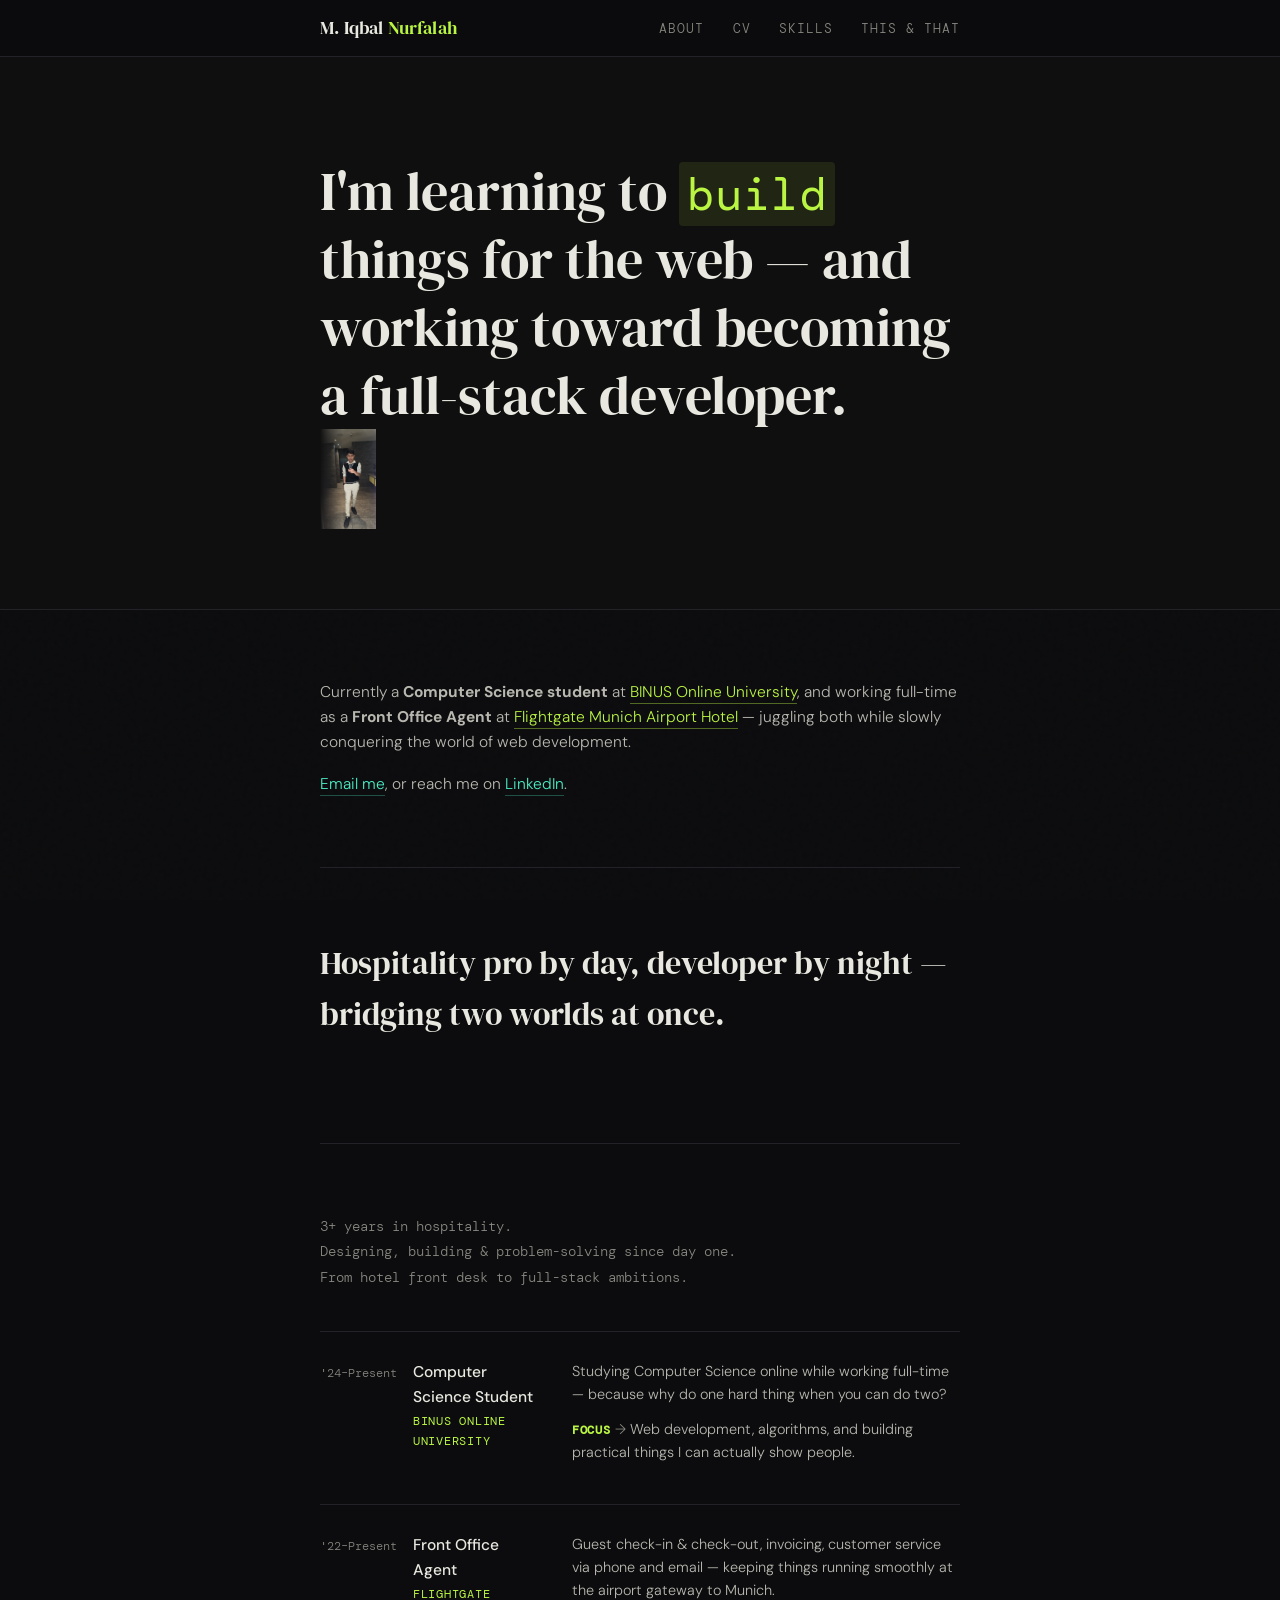
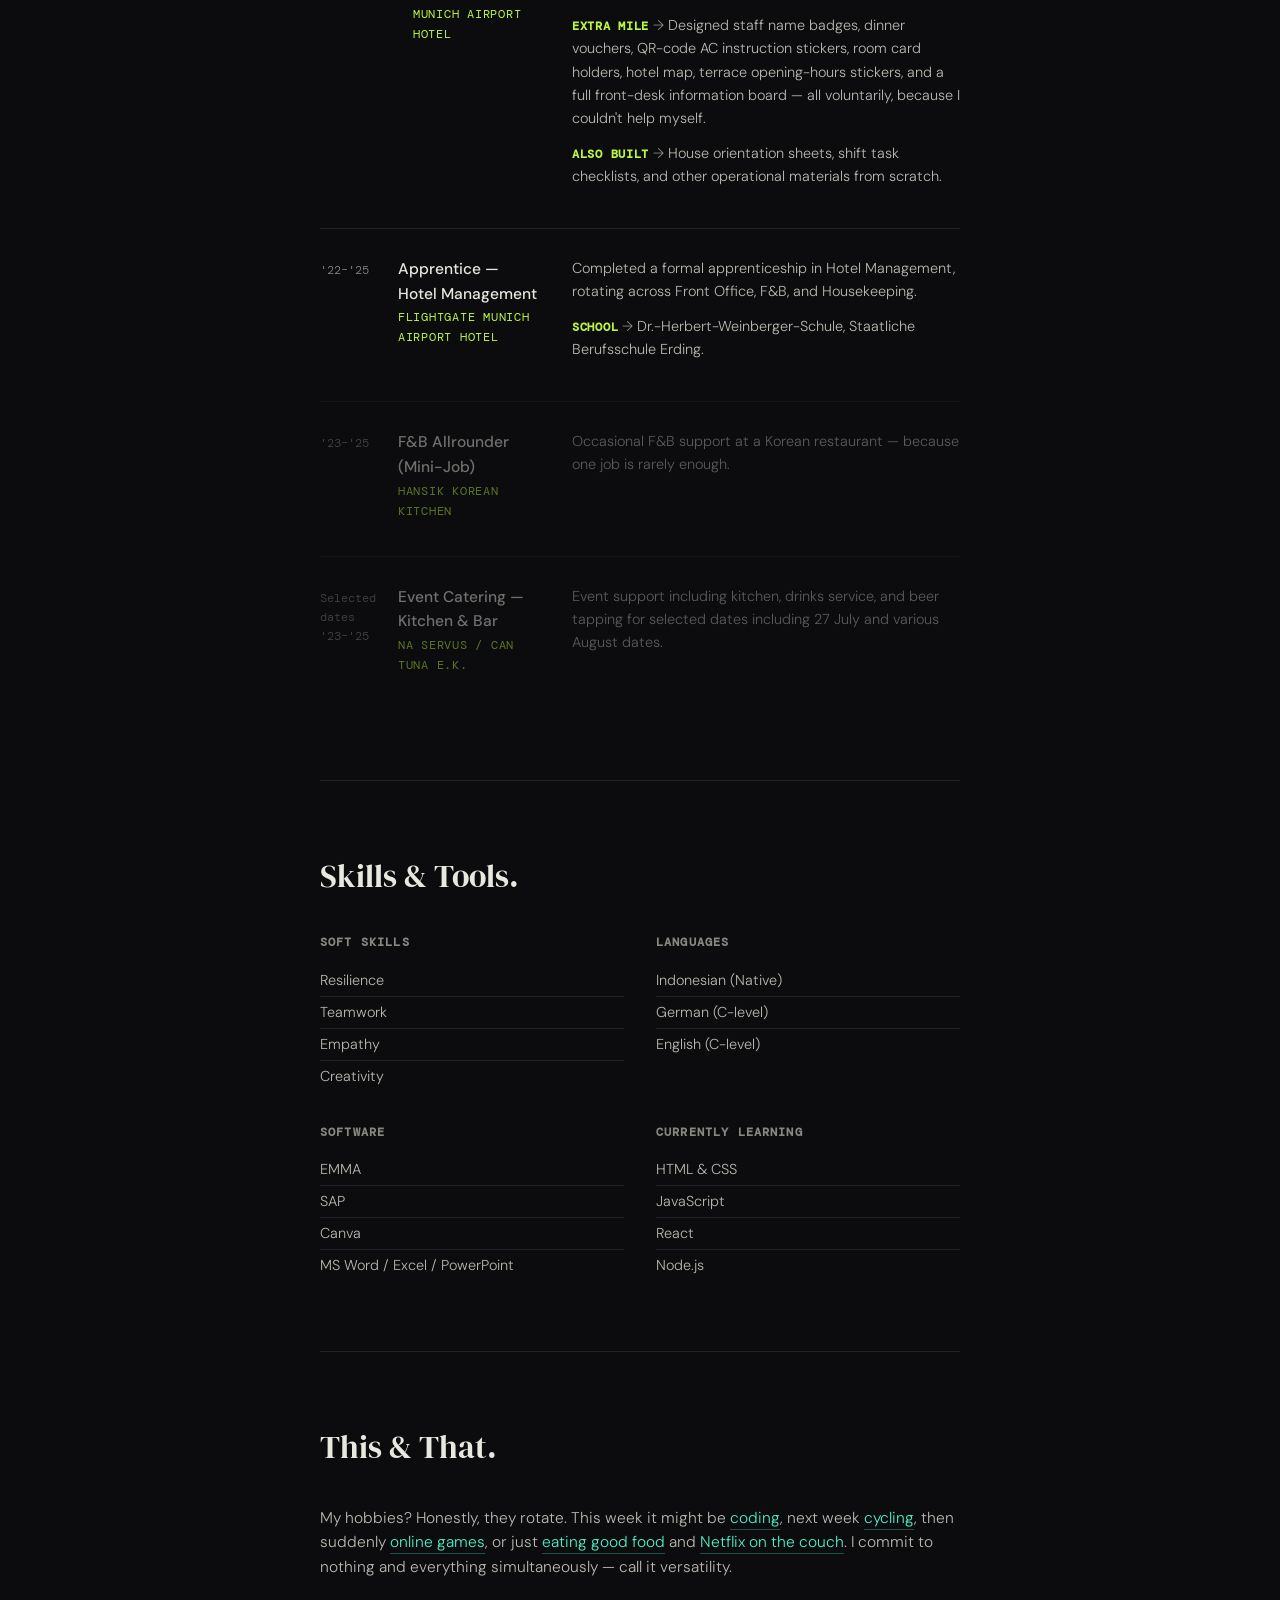
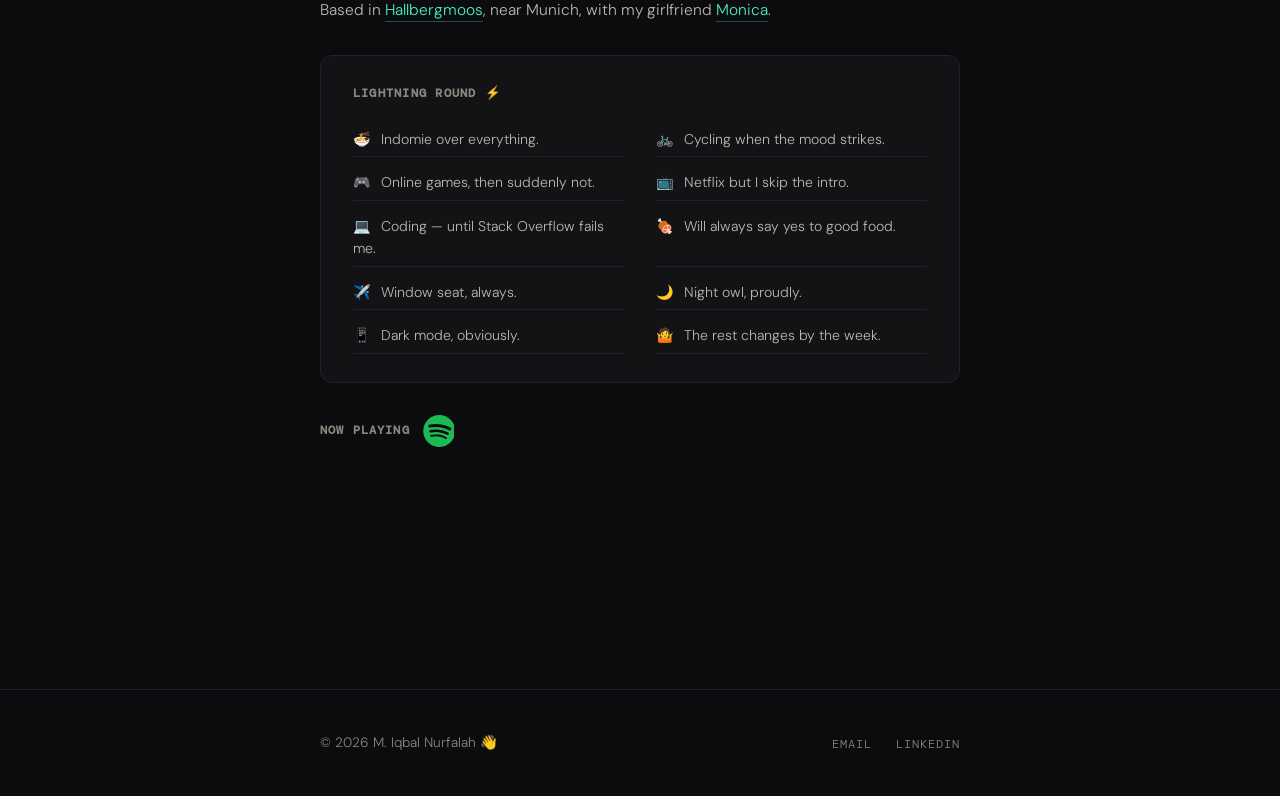
<file: index.html>
<!DOCTYPE html>
<html lang="en">
<head>
  <meta charset="UTF-8" />
  <meta name="viewport" content="width=device-width, initial-scale=1, viewport-fit=cover" />
  <link rel="canonical" href="https://iqbalnurfalah.com" />

  <title>Iqbal Nurfalah → Product &amp; Development</title>
  <meta name="description" content="Computer Science student, Front Office professional, and aspiring Full Stack Developer based in Hallbergmoos, Germany." />

  <link rel="stylesheet" href="./css/style.css" />
</head>
 
<body>

  <!-- ───────────────── HEADER ───────────────── -->
  <header>
    <div class="wrap">
      <span class="me">M. Iqbal <span class="crest">Nurfalah</span></span>
      <nav>
        <a href="#about">About</a>
        <a href="#cv">CV</a>
        <a href="#skills">Skills</a>
        <a href="#more">This &amp; That</a>
      </nav>
    </div>
  </header>

  <!-- ───────────────── MAST ───────────────── -->
  <section class="mast">
    <div class="wrap">
      <h1>I'm learning to <code>build</code> things for the web — and working toward becoming a full-stack developer.</h1>
      <div class="img-mast-container">
        <img class="img-mast" src="./assets/me-uniform.jpg" alt="">
      </div>
    </div>
  </section>

  <!-- ───────────────── MAIN ───────────────── -->
  <main>
    <div class="wrap">

      <!-- ABOUT -->
      <section id="about" data-section="intro">
        <p>Currently a <strong>Computer Science student</strong> at <a class="brilliant" href="https://binus.ac.id" target="_blank">BINUS Online University</a>, and working full-time as a <strong>Front Office Agent</strong> at <a class="brilliant" href="#cv">Flightgate Munich Airport Hotel</a> — juggling both while slowly conquering the world of web development.</p>
        <p>
          <a class="rgbsplit" href="mailto:Iqbalnurfalah46@gmail.com">Email me</a>,
          or reach me on
          <a class="rgbsplit" href="https://linkedin.com/in/" target="_blank">LinkedIn</a>.
        </p>
      </section>

      <!-- SPECIALTY -->
      <section class="onscroll" data-section="specialty">
        <h2>Hospitality pro by day, developer by night — bridging two worlds at once.</h2>
      </section>

      <!-- CV -->
      <section id="cv" data-section="cv">
        <p class="cv-intro">
          3+ years in hospitality.<br />
          Designing, building &amp; problem-solving since day one.<br />
          From hotel front desk to full-stack ambitions.
        </p>
        <ol class="cv">

          <!-- BINUS -->
          <li>
            <div class="cv-wrap">
              <div class="exp">
                <div class="time"><abbr>24</abbr>&ndash;Present</div>
                <div class="details">
                  <div class="role">
                    <h3 class="title">Computer Science Student</h3>
                    <h3 class="company">BINUS Online University</h3>
                  </div>
                </div>
              </div>
              <div class="info">
                <div class="info-wrap">
                  <p>Studying Computer Science online while working full-time — because why do one hard thing when you can do two?</p>
                  <p><strong class="highlight">Focus</strong> <span class="arrow">&rarr;</span> Web development, algorithms, and building practical things I can actually show people.</p>
                </div>
              </div>
            </div>
          </li>

          <!-- Flightgate full-time -->
          <li>
            <div class="cv-wrap">
              <div class="exp">
                <div class="time"><abbr>22</abbr>&ndash;Present</div>
                <div class="details">
                  <div class="role">
                    <h3 class="title">Front Office Agent</h3>
                    <h3 class="company">Flightgate Munich Airport Hotel</h3>
                  </div>
                </div>
              </div>
              <div class="info">
                <div class="info-wrap">
                  <p>Guest check-in &amp; check-out, invoicing, customer service via phone and email — keeping things running smoothly at the airport gateway to Munich.</p>
                  <p><strong class="highlight">Extra Mile</strong> <span class="arrow">&rarr;</span> Designed staff name badges, dinner vouchers, QR-code AC instruction stickers, room card holders, hotel map, terrace opening-hours stickers, and a full front-desk information board — all voluntarily, because I couldn't help myself.</p>
                  <p><strong class="highlight">Also built</strong> <span class="arrow">&rarr;</span> House orientation sheets, shift task checklists, and other operational materials from scratch.</p>
                </div>
              </div>
            </div>
          </li>

          <!-- Flightgate apprenticeship -->
          <li>
            <div class="cv-wrap">
              <div class="exp">
                <div class="time"><abbr>22</abbr>&ndash;<abbr>25</abbr></div>
                <div class="details">
                  <div class="role">
                    <h3 class="title">Apprentice — Hotel Management</h3>
                    <h3 class="company">Flightgate Munich Airport Hotel</h3>
                  </div>
                </div>
              </div>
              <div class="info">
                <div class="info-wrap">
                  <p>Completed a formal apprenticeship in Hotel Management, rotating across Front Office, F&amp;B, and Housekeeping.</p>
                  <p><strong class="highlight">School</strong> <span class="arrow">&rarr;</span> Dr.-Herbert-Weinberger-Schule, Staatliche Berufsschule Erding.</p>
                </div>
              </div>
            </div>
          </li>

          <!-- Hansik -->
          <li class="faded">
            <div class="cv-wrap">
              <div class="exp">
                <div class="time"><abbr>23</abbr>&ndash;<abbr>25</abbr></div>
                <div class="details">
                  <div class="role">
                    <h3 class="title">F&amp;B Allrounder (Mini-Job)</h3>
                    <h3 class="company">Hansik Korean Kitchen</h3>
                  </div>
                </div>
              </div>
              <div class="info">
                <div class="info-wrap">
                  <p>Occasional F&amp;B support at a Korean restaurant — because one job is rarely enough.</p>
                </div>
              </div>
            </div>
          </li>

          <!-- Na Servus -->
          <li class="faded">
            <div class="cv-wrap">
              <div class="exp">
                <div class="time">Selected <br> dates <br><abbr>23</abbr>&ndash;<abbr>25</abbr></div>
                <div class="details">
                  <div class="role">
                    <h3 class="title">Event Catering — Kitchen &amp; Bar</h3>
                    <h3 class="company">Na Servus / Can Tuna e.K.</h3>
                  </div>
                </div>
              </div>
              <div class="info">
                <div class="info-wrap">
                  <p>Event support including kitchen, drinks service, and beer tapping for selected dates including 27 July and various August dates.</p>
                </div>
              </div>
            </div>
          </li>

        </ol>
      </section>

      <!-- SKILLS -->
      <section id="skills" class="onscroll" data-section="skills">
        <h2>Skills &amp; Tools.</h2>
        <div class="skills-grid">
          <div class="skill-col">
            <h4>Soft Skills</h4>
            <ul>
              <li>Resilience</li>
              <li>Teamwork</li>
              <li>Empathy</li>
              <li>Creativity</li>
            </ul>
          </div>
          <div class="skill-col">
            <h4>Languages</h4>
            <ul>
              <li>Indonesian (Native)</li>
              <li>German (C-level)</li>
              <li>English (C-level)</li>
            </ul>
          </div>
          <div class="skill-col">
            <h4>Software</h4>
            <ul>
              <li>EMMA</li>
              <li>SAP</li>
              <li>Canva</li>
              <li>MS Word / Excel / PowerPoint</li>
            </ul>
          </div>
          <div class="skill-col">
            <h4>Currently Learning</h4>
            <ul>
              <li>HTML &amp; CSS</li>
              <li>JavaScript</li>
              <li>React</li>
              <li>Node.js</li>
            </ul>
          </div>
        </div>
      </section>

      <!-- THIS & THAT -->
      <section id="more" class="onscroll" data-section="more">
        <h2>This &amp; That.</h2>
        <p>
          My hobbies? Honestly, they rotate. This week it might be
          <span class="rgbsplit" role="button" data-action="coding">coding</span>,
          next week
          <span class="rgbsplit" role="button" data-action="cycling">cycling</span>,
          then suddenly
          <span class="rgbsplit" role="button" data-action="gaming">online games</span>,
          or just
          <span class="rgbsplit" role="button" data-action="food">eating good food</span>
          and
          <span class="rgbsplit" role="button" data-action="netflix">Netflix on the couch</span>.
          I commit to nothing and everything simultaneously — call it versatility.
        </p>
        <p>
          Based in <span class="rgbsplit proper" role="button" data-action="hallbergmoos">Hallbergmoos</span>,
          near Munich, with my girlfriend
          <span class="rgbsplit proper monica-trigger" role="button" data-action="monica">Monica</span>.
        </p>

        <!-- Lightning round -->
        <div class="lightning">
          <p><strong class="tag">Lightning Round ⚡</strong></p>
          <ul class="stack list">
            <li><span class="emoji">🍜</span> Indomie over everything.</li>
            <li><span class="emoji">🚲</span> Cycling when the mood strikes.</li>
            <li><span class="emoji">🎮</span> Online games, then suddenly not.</li>
            <li><span class="emoji">📺</span> Netflix but I skip the intro.</li>
            <li><span class="emoji">💻</span> Coding — until Stack Overflow fails me.</li>
            <li><span class="emoji">🍖</span> Will always say yes to good food.</li>
            <li><span class="emoji">✈️</span> Window seat, always.</li>
            <li><span class="emoji">🌙</span> Night owl, proudly.</li>
            <li><span class="emoji">📱</span> Dark mode, obviously.</li>
            <li><span class="emoji">🤷</span> The rest changes by the week.</li>
          </ul>
        </div>

        <!-- Now Playing -->
        <p class="cluster music">
          <strong class="tag">Now Playing</strong>

          <span data-target="spotify" role="button" class="noline spotify active">
            <svg viewBox="0 0 24 24" width="32" height="32" aria-label="Spotify" xmlns="http://www.w3.org/2000/svg">
              <path d="M13.427.01C6.805-.253 1.224 4.902.961 11.524.698 18.147 5.853 23.728 12.476 23.99c6.622.263 12.203-4.892 12.466-11.514S20.049.272 13.427.01m5.066 17.579a.717.717 0 0 1-.977.268 14.4 14.4 0 0 0-5.138-1.747 14.4 14.4 0 0 0-5.42.263.717.717 0 0 1-.338-1.392c1.95-.474 3.955-.571 5.958-.29 2.003.282 3.903.928 5.647 1.92a.717.717 0 0 1 .268.978m1.577-3.15a.93.93 0 0 1-1.262.376 17.7 17.7 0 0 0-5.972-1.96 17.7 17.7 0 0 0-6.281.238.93.93 0 0 1-1.11-.71.93.93 0 0 1 .71-1.11 19.5 19.5 0 0 1 6.94-.262 19.5 19.5 0 0 1 6.599 2.165c.452.245.62.81.376 1.263m1.748-3.551a1.147 1.147 0 0 1-1.546.488 21.4 21.4 0 0 0-6.918-2.208 21.4 21.4 0 0 0-7.259.215 1.146 1.146 0 0 1-.456-2.246 23.7 23.7 0 0 1 8.034-.24 23.7 23.7 0 0 1 7.657 2.445c.561.292.78.984.488 1.546"/>
            </svg>
          </span>
        </p>

        <div class="player">
          <!-- Replace the Spotify playlist URL below with your own -->
          <iframe
            data-target="spotify"
            class="active"
            title="Spotify Player"
            src="https://open.spotify.com/embed/playlist/37i9dQZF1DX4sWSpwq3LiO?utm_source=generator&theme=0"
            frameBorder="0"
            allow="autoplay *; clipboard-write; encrypted-media *;"
            loading="lazy"
          ></iframe>
        </div>
      </section>

    </div><!-- /.wrap -->
  </main>

  <!-- ───────────────── FOOTER ───────────────── -->
  <footer>
    <div class="wrap">
      <p>&copy; <span class="year"></span> M. Iqbal Nurfalah 👋</p>
      <ul>
        <li><a href="mailto:Iqbalnurfalah46@gmail.com">Email</a></li>
        <li><a href="https://linkedin.com/in/" target="_blank">LinkedIn</a></li>
      </ul>
    </div>
  </footer>

  <!-- ───────────────── MONICA POPUP ───────────────── -->
  <div class="monica-popup" id="monicaPopup">
    <div class="monica-card">
      <button class="close-btn" id="monicaClose" aria-label="Close">&times;</button>
      <!-- Swap the emoji below for a real <img> tag once you have Monica's photo -->
      <div class="monica-avatar">💕</div>
      <h3>Monica</h3>
      <p>My person. The one who puts up with all of this.</p>
    </div>
  </div>

  <!-- ───────────────── SCRIPTS ───────────────── -->
  <script>
    // Year in footer
    document.querySelector('.year').textContent = new Date().getFullYear();


    // Scroll reveal
    const revealEls = document.querySelectorAll('.onscroll');
    const observer = new IntersectionObserver((entries) => {
      entries.forEach(e => {
        if (e.isIntersecting) {
          e.target.classList.add('visible');
          observer.unobserve(e.target);
        }
      });
    }, { threshold: 0.12 });
    revealEls.forEach(el => observer.observe(el));

    // Monica popup
    const monicaTrigger = document.querySelector('.monica-trigger');
    const monicaPopup   = document.getElementById('monicaPopup');
    const monicaClose   = document.getElementById('monicaClose');

    monicaTrigger.addEventListener('click', () => monicaPopup.classList.add('show'));
    monicaClose.addEventListener('click',   () => monicaPopup.classList.remove('show'));
    monicaPopup.addEventListener('click', (e) => {
      if (e.target === monicaPopup) monicaPopup.classList.remove('show');
    });

    // Music player toggle (Spotify only here, extendable)
    document.querySelectorAll('.music span[role="button"]').forEach(btn => {
      btn.addEventListener('click', () => {
        const target = btn.dataset.target;
        document.querySelectorAll('.music span[role="button"]').forEach(b => b.classList.remove('active'));
        btn.classList.add('active');
        document.querySelectorAll('.player iframe').forEach(f => {
          f.classList.toggle('active', f.dataset.target === target);
        });
      });
    });
  </script>

</body>
</html>
</file>
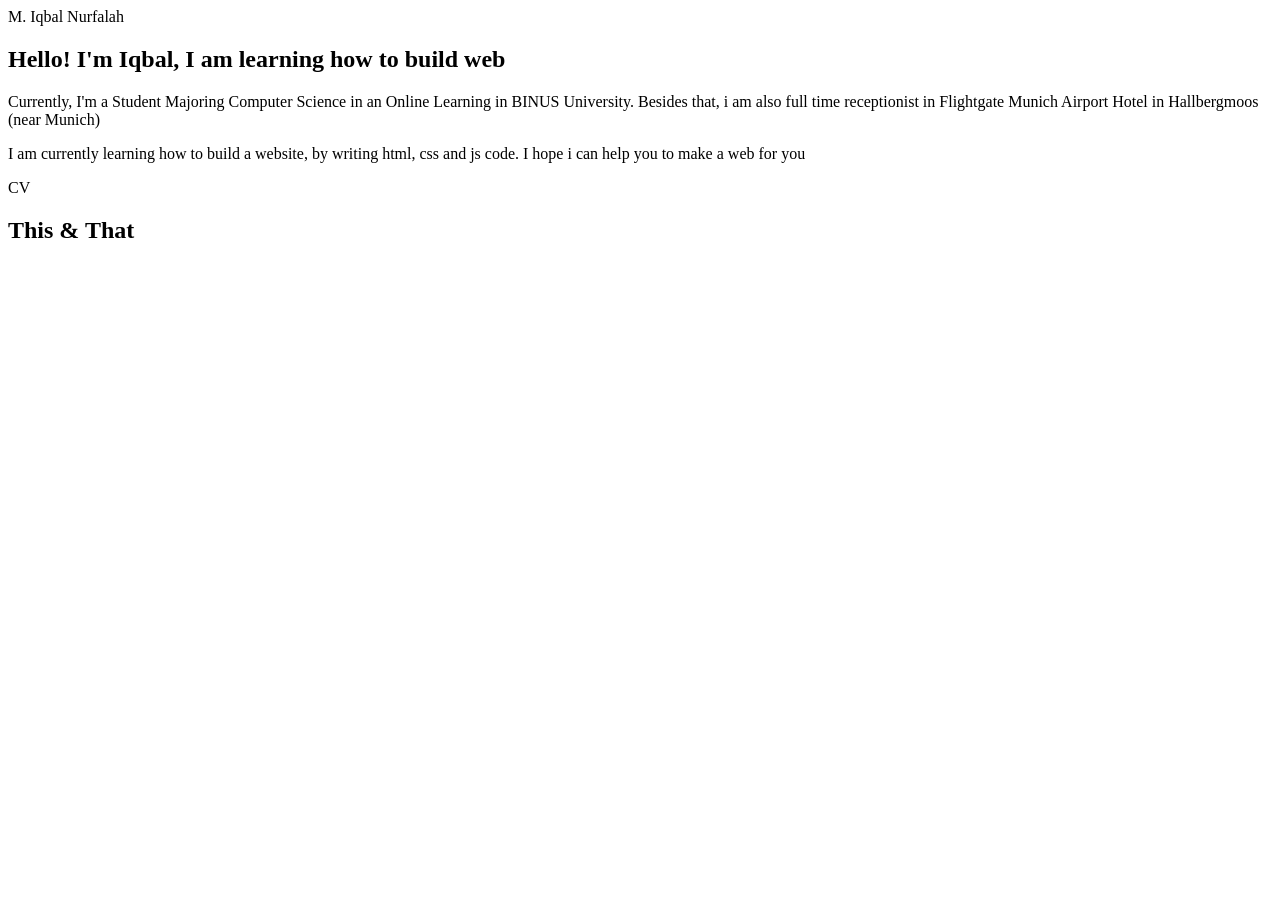
<file: indexNoAi.html>
<!DOCTYPE html>
<html lang="en">
<head>
    <meta charset="UTF-8">
    <meta name="viewport" content="width=device-width, initial-scale=1.0">
    <title>Hi, Iqbal is here!</title>
</head>
<body>
    <section>
        <div>M. Iqbal Nurfalah</div>
        <div><h1>Hello! I'm Iqbal, I am learning how to build web</h1></div>
        <div></div>
    </section>
    <section>
        <p>Currently, I'm a Student Majoring Computer Science in an Online Learning in BINUS University. Besides that, i am also full time receptionist in Flightgate Munich Airport Hotel in Hallbergmoos (near Munich)</p>
    </section>
    <section>
        <p>I am currently learning how to build a website, by writing html, css and js code. I hope i can help you to make a web for you</p>
    </section>
    <section>
        CV
    </section>
    <section>
        <h1>This & That</h1>
        <p></p>
    </section>
    <script src=""></script> 
</body>
</html>
</file>
<file: css/style.css>
/* =============================================
   Iqbal Nurfalah — Personal CV Site
   style.css
   ============================================= */

@import url('https://fonts.googleapis.com/css2?family=DM+Serif+Display:ital@0;1&family=DM+Mono:wght@400;500&family=DM+Sans:wght@300;400;500&display=swap');

/* ─── Reset & Base ─── */
*, *::before, *::after { box-sizing: border-box; margin: 0; padding: 0; }

:root {
  --bg:        #0c0c0e;
  --bg2:       #131316;
  --border:    #222228;
  --text:      #e8e8e0;
  --muted:     #888880;
  --accent:    #b9f542;   /* lime green — sharp, techy */
  --accent2:   #4af0c8;   /* teal secondary */
  --red:       #ff4d4d;
  --font-display: 'DM Serif Display', Georgia, serif;
  --font-body:    'DM Sans', sans-serif;
  --font-mono:    'DM Mono', monospace;
  --wrap: 860px;
  --ease: cubic-bezier(.4,0,.2,1);
}

html { scroll-behavior: smooth; }

body {
  font-family: var(--font-body);
  background: var(--bg);
  color: var(--text);
  line-height: 1.6;
  font-size: 16px;
  font-weight: 300;
  overflow-x: hidden;
}

/* ─── Noise overlay ─── */
body::before {
  content: '';
  position: fixed; inset: 0;
  background-image: url("data:image/svg+xml,%3Csvg viewBox='0 0 200 200' xmlns='http://www.w3.org/2000/svg'%3E%3Cfilter id='n'%3E%3CfeTurbulence type='fractalNoise' baseFrequency='0.9' numOctaves='4' stitchTiles='stitch'/%3E%3C/filter%3E%3Crect width='100%25' height='100%25' filter='url(%23n)' opacity='0.04'/%3E%3C/svg%3E");
  pointer-events: none;
  z-index: 0;
  opacity: 0.4;
}

/* ─── Wrap ─── */
.wrap {
  max-width: 100%;
  margin: 0 25%;
  padding: 0;
  position: relative;
  z-index: 1;
}

.mast .wrap {
  position: relative;
  z-index: 2; /* teks di atas */
}

/* video di kanan */
/* .avatar-video {
  position: absolute;
  right: 0;
  top: 50%;
  transform: translateY(-50%);
  
  width: 300px;
  height: 300px;
  object-fit: cover;

  z-index: 0;

  /* fade ke kiri (inti efeknya di sini) */
  /* -webkit-mask-image: linear-gradient(to left, black 60%, transparent 100%);
  mask-image: linear-gradient(to left, black 60%, transparent 100%);
} */ */

.img-mast-container {
  position: absolute;
  right: 0;
  top: 0;
  bottom: 0;           /* stretch dari atas ke bawah mast */
  width: auto;
  z-index: 0;
  pointer-events: none;
}

.img-mast {
  width: auto;
  height: 100px;
  display: block;
  object-fit: cover;

  /* fade ke kiri (inti efeknya di sini) */
  -webkit-mask-image: linear-gradient(to left, black 60%, transparent 100%);
  mask-image: linear-gradient(to left, black 60%, transparent 100%);
}

/* ─── Links ─── */
a {
  color: var(--text);
  text-decoration: none;
  transition: color .2s var(--ease);
}
a:hover { color: var(--accent); }

/* ─── Header ─── */
header {
  position: sticky; top: 0;
  z-index: 100;
  border-bottom: 1px solid var(--border);
  background: rgba(12,12,14,.85);
  backdrop-filter: blur(12px);
  -webkit-backdrop-filter: blur(12px);
}
header .wrap {
  display: flex;
  align-items: center;
  justify-content: space-between;
  height: 56px;
}
.me {
  font-family: var(--font-display);
  font-size: 1.1rem;
  letter-spacing: .01em;
  cursor: default;
  user-select: none;
  color: var(--text);
}
.me .crest { color: var(--accent); }

header nav a {
  font-size: .8rem;
  font-family: var(--font-mono);
  letter-spacing: .08em;
  text-transform: uppercase;
  color: var(--muted);
  margin-left: 24px;
  transition: color .2s;
}
header nav a:hover { color: var(--accent); }

/* ─── Masthead ─── */
.mast {
  position: relative;
  background: #0f0f0f; /* warna background tetap */
  overflow: hidden;
  padding: 100px 0 80px;
}

.mast h1 {
  font-family: var(--font-display);
  font-size: clamp(2rem, 5vw, 3.4rem);
  line-height: 1.25;
  font-weight: 400;
  max-width: 740px;
  color: var(--text);
}
.mast h1 code {
  font-family: var(--font-mono);
  font-size: .85em;
  color: var(--accent);
  background: rgba(185,245,66,.1);
  padding: 2px 8px;
  border-radius: 4px;
}

/* ─── Sections ─── */
section { padding: 70px 0; border-bottom: 1px solid var(--border); }
section:last-child { border-bottom: none; }

h2 {
  font-family: var(--font-display);
  font-size: clamp(1.5rem, 3vw, 2rem);
  font-weight: 400;
  margin-bottom: 32px;
  color: var(--text);
}

p {
  color: #b8b8b0;
  margin-bottom: 18px;
  font-size: .97rem;
}
p:last-child { margin-bottom: 0; }

/* ─── Highlight links ─── */
a.brilliant {
  color: var(--accent);
  border-bottom: 1px solid rgba(185,245,66,.4);
  padding-bottom: 1px;
  transition: border-color .2s;
}
a.brilliant:hover { border-color: var(--accent); }

a.rgbsplit {
  color: var(--accent2);
  border-bottom: 1px solid rgba(74,240,200,.3);
  padding-bottom: 1px;
  transition: color .2s, border-color .2s;
  cursor: pointer;
}
a.rgbsplit:hover, [role="button"].rgbsplit:hover {
  color: #fff;
  border-color: var(--accent2);
}
[role="button"].rgbsplit {
  color: var(--accent2);
  border-bottom: 1px solid rgba(74,240,200,.3);
  padding-bottom: 1px;
  cursor: pointer;
  transition: color .2s, border-color .2s;
}

/* ─── CV Timeline ─── */
.cv-intro {
  font-family: var(--font-mono);
  font-size: .85rem;
  line-height: 1.9;
  color: var(--muted);
  margin-bottom: 40px;
}

.option-toggle {
  display: flex;
  align-items: center;
  gap: 12px;
  margin-bottom: 40px;
  font-size: .8rem;
  font-family: var(--font-mono);
  text-transform: uppercase;
  letter-spacing: .08em;
  color: var(--muted);
  cursor: pointer;
  user-select: none;
}
.option-toggle .toggle {
  width: 40px; height: 22px;
  background: var(--border);
  border-radius: 11px;
  position: relative;
  transition: background .2s;
}
.option-toggle input { display: none; }
.option-toggle .switch {
  position: absolute;
  top: 3px; left: 3px;
  width: 16px; height: 16px;
  background: var(--muted);
  border-radius: 50%;
  transition: transform .2s var(--ease), background .2s;
}
.option-toggle input:checked ~ .switch {
  transform: translateX(18px);
  background: var(--accent);
}
.option-toggle input:checked ~ .switch,
.option-toggle:has(input:checked) .toggle { background: rgba(185,245,66,.15); }

ol.cv { list-style: none; }
ol.cv > li {
  border-top: 1px solid var(--border);
  padding: 28px 0;
  transition: opacity .2s;
}
ol.cv > li.faded { opacity: .45; }
ol.cv > li.faded:hover { opacity: .75; }

.cv-wrap { display: flex; gap: 32px; }

.exp { display: flex; gap: 16px; flex-shrink: 0; width: 220px; }
.time {
  font-family: var(--font-mono);
  font-size: .75rem;
  color: var(--muted);
  white-space: nowrap;
  padding-top: 4px;
  min-width: 62px;
}
.time abbr { text-decoration: none; }
.time abbr::before { content: "'"; }

.details { flex: 1; }
.role { margin-bottom: 6px; }
h3.title {
  font-family: var(--font-body);
  font-size: .97rem;
  font-weight: 500;
  color: var(--text);
  margin-bottom: 2px;
}
h3.title.small { font-size: .85rem; color: var(--muted); }
h3.company {
  font-family: var(--font-mono);
  font-size: .78rem;
  color: var(--accent);
  font-weight: 400;
  text-transform: uppercase;
  letter-spacing: .06em;
}

.info { flex: 1; }
.info p { font-size: .9rem; margin-bottom: 12px; }

.info.hidden { display: none; }
.info-wrap { display: block !important }
body.detailed .info-wrap { display: block; }

.highlight {
  font-family: var(--font-mono);
  font-size: .75rem;
  text-transform: uppercase;
  letter-spacing: .06em;
  color: var(--accent);
}
.arrow { color: var(--muted); }

ul.promotions { list-style: none; margin: 8px 0; }
ul.promotions li { padding: 4px 0; }
ul.promotions .exp { width: auto; gap: 10px; }

/* ─── Skills / Tags ─── */
.tag-list {
  display: flex;
  flex-wrap: wrap;
  gap: 8px;
  margin-bottom: 24px;
}
.tag-list span {
  font-family: var(--font-mono);
  font-size: .76rem;
  padding: 4px 12px;
  border: 1px solid var(--border);
  border-radius: 20px;
  color: var(--muted);
  transition: color .2s, border-color .2s;
}
.tag-list span:hover { color: var(--accent); border-color: var(--accent); }

/* ─── Skill columns ─── */
.skills-grid {
  display: grid;
  grid-template-columns: repeat(auto-fill, minmax(200px, 1fr));
  gap: 32px;
}
.skill-col h4 {
  font-family: var(--font-mono);
  font-size: .72rem;
  text-transform: uppercase;
  letter-spacing: .1em;
  color: var(--muted);
  margin-bottom: 12px;
}
.skill-col ul { list-style: none; }
.skill-col li {
  font-size: .9rem;
  color: #b8b8b0;
  padding: 4px 0;
  border-bottom: 1px solid var(--border);
}
.skill-col li:last-child { border-bottom: none; }

/* ─── Lightning round ─── */
.lightning {
  background: var(--bg2);
  border: 1px solid var(--border);
  border-radius: 12px;
  padding: 28px 32px;
  margin: 32px 0;
}
.lightning .tag {
  font-family: var(--font-mono);
  font-size: .78rem;
  text-transform: uppercase;
  letter-spacing: .1em;
  color: var(--muted);
  display: block;
  margin-bottom: 16px;
}
ul.stack {
  list-style: none;
  display: grid;
  grid-template-columns: repeat(auto-fill, minmax(220px, 1fr));
  gap: 8px 32px;
}
ul.stack li {
  font-size: .88rem;
  color: #b8b8b0;
  padding: 6px 0;
  border-bottom: 1px solid var(--border);
}
.emoji { margin-right: 6px; }

/* ─── Music / Player ─── */
.music {
  display: flex;
  align-items: center;
  gap: 12px;
  margin-bottom: 20px;
}
.music .tag {
  font-family: var(--font-mono);
  font-size: .72rem;
  text-transform: uppercase;
  letter-spacing: .1em;
  color: var(--muted);
}
.music span[role="button"] {
  display: inline-flex;
  align-items: center;
  cursor: pointer;
  opacity: .4;
  transition: opacity .2s;
}
.music span[role="button"].active { opacity: 1; }
.music span[role="button"] svg { display: block; }
.music span.spotify svg path { fill: #1DB954; }
.music span.apple svg path { fill: var(--text); }

.player { margin-top: 8px; }
.player iframe {
  width: 100%;
  border-radius: 10px;
  display: none;
  height: 152px;
}
.player iframe.active { display: block; }

/* ─── Monica pop-up ─── */
.monica-wrap { position: relative; display: inline; }
.monica-popup {
  display: none;
  position: fixed;
  inset: 0;
  z-index: 200;
  background: rgba(0,0,0,.7);
  backdrop-filter: blur(8px);
  align-items: center;
  justify-content: center;
  animation: fadeIn .2s var(--ease);
}
.monica-popup.show { display: flex; }
.monica-card {
  background: var(--bg2);
  border: 1px solid var(--border);
  border-radius: 16px;
  padding: 32px;
  text-align: center;
  max-width: 280px;
  width: 90%;
  position: relative;
  animation: popUp .25s var(--ease);
}
.monica-card .close-btn {
  position: absolute; top: 12px; right: 16px;
  font-size: 1.2rem;
  cursor: pointer;
  color: var(--muted);
  background: none;
  border: none;
  transition: color .15s;
}
.monica-card .close-btn:hover { color: var(--text); }
.monica-avatar {
  width: 120px; height: 120px;
  border-radius: 50%;
  object-fit: cover;
  border: 3px solid var(--accent);
  margin-bottom: 16px;
  background: var(--border);
  display: flex;
  align-items: center;
  justify-content: center;
  font-size: 3rem;
  margin: 0 auto 16px;
}
.monica-card h3 {
  font-family: var(--font-display);
  font-size: 1.3rem;
  font-weight: 400;
  margin-bottom: 6px;
}
.monica-card p {
  font-size: .82rem;
  color: var(--muted);
  margin: 0;
}

/* ─── Footer ─── */
footer {
  border-top: 1px solid var(--border);
  padding: 40px 0;
}
footer .wrap {
  display: flex;
  align-items: center;
  justify-content: space-between;
  flex-wrap: wrap;
  gap: 16px;
}
footer p { color: var(--muted); font-size: .85rem; margin: 0; }
footer ul { list-style: none; display: flex; gap: 24px; }
footer ul li a {
  font-family: var(--font-mono);
  font-size: .78rem;
  text-transform: uppercase;
  letter-spacing: .08em;
  color: var(--muted);
  transition: color .2s;
}
footer ul li a:hover { color: var(--accent); }

/* ─── Animations ─── */
@keyframes fadeIn {
  from { opacity: 0; }
  to   { opacity: 1; }
}
@keyframes popUp {
  from { transform: scale(.92); opacity: 0; }
  to   { transform: scale(1); opacity: 1; }
}
@keyframes slideUp {
  from { transform: translateY(30px); opacity: 0; }
  to   { transform: translateY(0); opacity: 1; }
}

.onscroll {
  opacity: 0;
  transform: translateY(24px);
  transition: opacity .6s var(--ease), transform .6s var(--ease);
}
.onscroll.visible {
  opacity: 1;
  transform: translateY(0);
}

/* ─── Responsive ─── */
@media (max-width: 640px) {
  .cv-wrap { flex-direction: column; gap: 8px; }
  .exp { width: 100%; }
  ul.stack { grid-template-columns: 1fr; }
  .skills-grid { grid-template-columns: 1fr; }
  .music { flex-wrap: wrap; }
}
</file>
